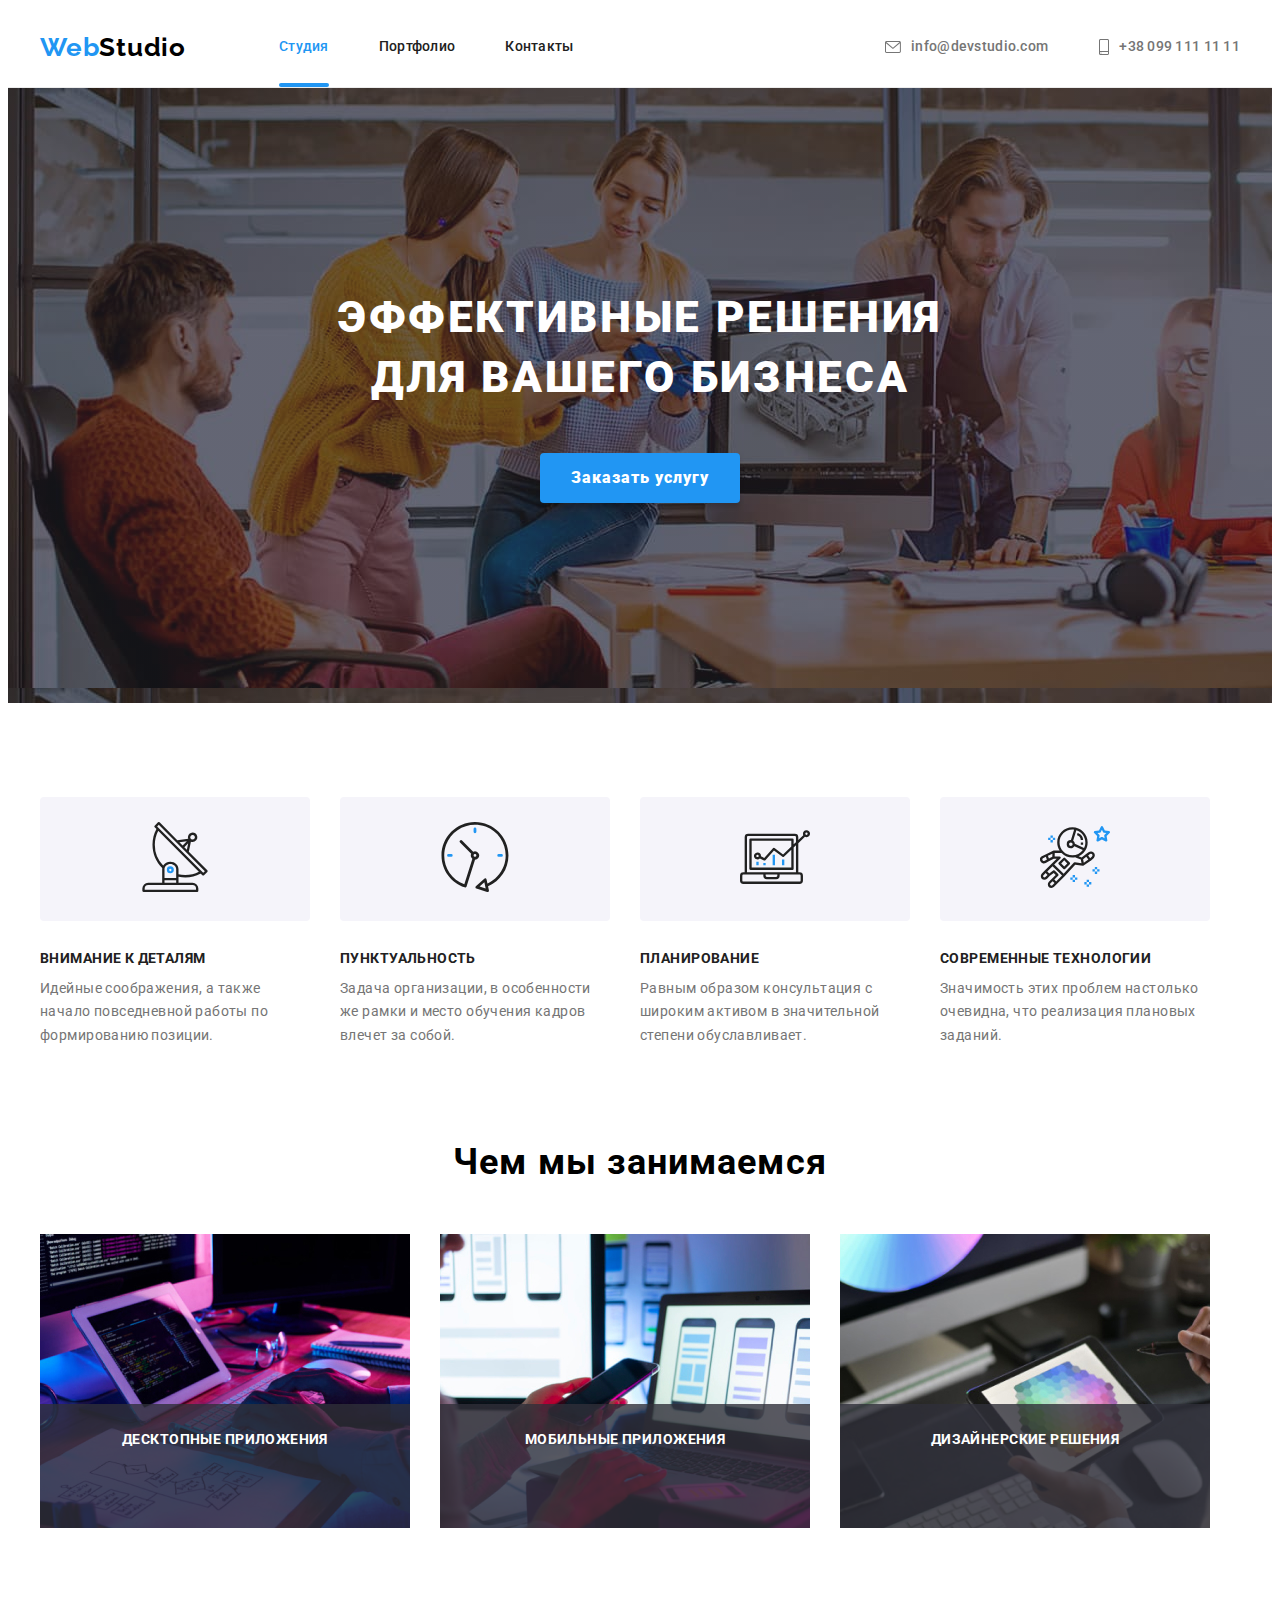
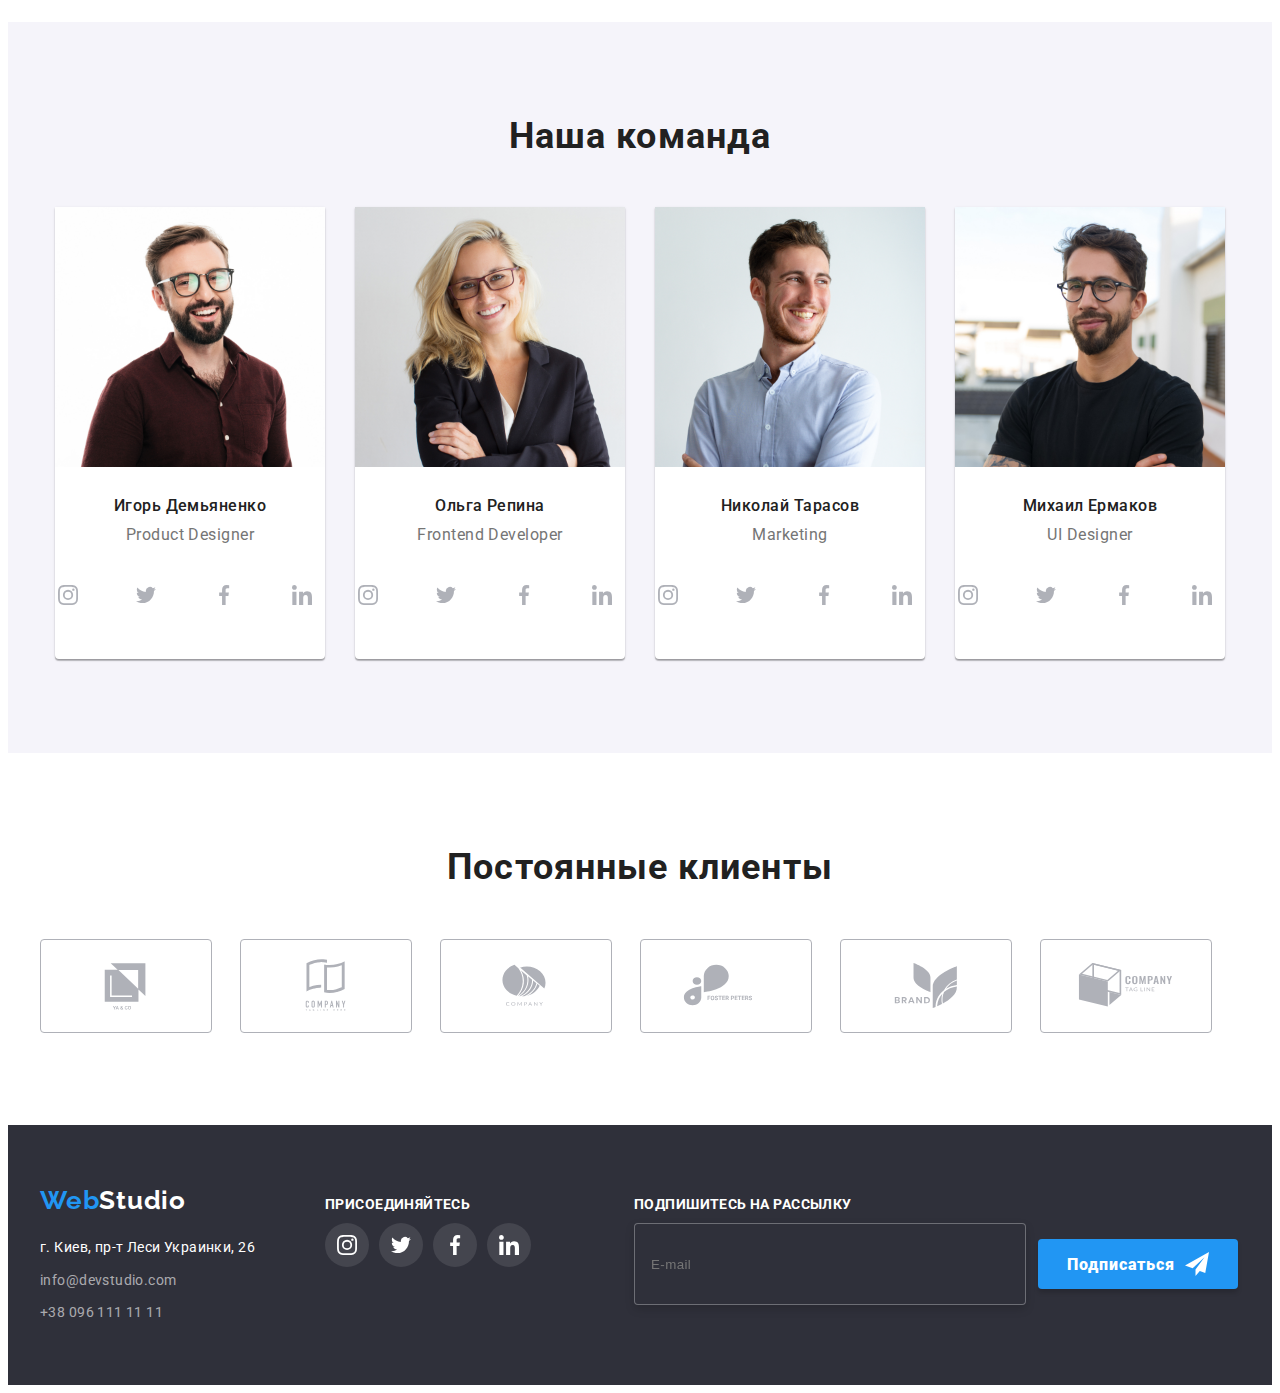
<file: index.html>
<!DOCTYPE html>
<html lang="ru">
<head>
    <meta charset="UTF-8">
    <meta http-equiv="X-UA-Compatible" content="IE=edge">
    <meta name="viewport" content="width=device-width, initial-scale=1.0">
    <title>Студия</title>
    <link rel="stylesheet" href="https://cdnjs.cloudflare.com/ajax/libs/modern-normalize/1.1.0/modern-normalize.min.css" integrity="sha512-wpPYUAdjBVSE4KJnH1VR1HeZfpl1ub8YT/NKx4PuQ5NmX2tKuGu6U/JRp5y+Y8XG2tV+wKQpNHVUX03MfMFn9Q==" crossorigin="anonymous" referrerpolicy="no-referrer" />
    <link rel="preconnect" href="https://fonts.googleapis.com">
<link rel="preconnect" href="https://fonts.gstatic.com" crossorigin>
<link href="https://fonts.googleapis.com/css2?family=Raleway:wght@700&family=Roboto:wght@400;500;700;900&display=swap" rel="stylesheet">
   <!-- <link rel="stylesheet" href="./css/styles.css" /> -->
   <link rel="stylesheet" href="./css/styles.css" /> 
    <link rel="main-css" href="./css/main.min.css"/>
    <meta name="viewport" content="width=device-width, initial-scale=1">
<link rel="stylesheet" href="https://cdnjs.cloudflare.com/ajax/libs/font-awesome/4.7.0/css/font-awesome.min.css">
</head>
<link rel="stylesheet" href="https://cdnjs.cloudflare.com/ajax/libs/modern-normalize/1.1.0/modern-normalize.min.css" integrity="sha512-wpPYUAdjBVSE4KJnH1VR1HeZfpl1ub8YT/NKx4PuQ5NmX2tKuGu6U/JRp5y+Y8XG2tV+wKQpNHVUX03MfMFn9Q==" crossorigin="anonymous" referrerpolicy="no-referrer" />
<body class="body">
    <header class="page-header">
        <div class="container user">
        <a href="/" class="logo-link">
            <span class="logo-link-one">Web</span>Studio
        </a>
        <nav class="navigation">
            <ul class="site-nav">
                <li class="site-nav-li"><a class="link current" href="">Студия</a></li>
                <li class="site-nav-li"><a class="link" href="portfolio.html">Портфолио</a></li>
                <li class="site-nav-li"><a class="link" href="">Контакты</a></li>
                </ul> </nav>

           <ul class="connect list">
            <a class="header-contacts item" href="mailto:info@devstudio.com"><svg class="envelope-icon">         
            <use href="./images/sprite.svg#icon-envelope"></use></svg>info@devstudio.com</a>
           <a class="header-contacts item phone" href="tel:+380991111111"> <svg class="smartphone-icon"><use href="./images/sprite.svg#icon-smartphone"></use></svg>+38 099 111 11 11</a>
           </ul>
       </div>
</header>
<main>
        <section class="solutions">
        <div class="container">
        <h1 class="title-h1">Эффективные решения <br>для вашего бизнеса</h1>
        <button  class="order-button" type="button" data-modal-open>Заказать услугу</button></div>
        </section>
    
<!-- MODAL WINDOW -->
<div class="backdrop is-hidden" data-modal>
    <div class="modal"> 
        <button class="modal-button" data-modal-close>
            <svg class="icon-close">
                <use href="./images/sprite.svg#icon-close"></use>
            </svg>
        </button>
        <p class="modal-text">Оставьте свои данные, мы вам перезвоним</p>
        <form class="js-modal-form">
        <div class="form-field">
            <label class="modal-label" for="name">Имя</label>
            <input class="modal-input" type="text" name="name" id="name"/>
            <svg class="modal-icons">
                <use  href="./images/sprite.svg#icon-person"></use>
            </svg> 

        </div>
        <div class="form-field">
            <label  class="modal-label" for="tel">Телефон</label>
            <input class="modal-input" type="tel" name="tel" id="tel"/>
            <svg class="modal-icons">
                <use  href="./images/sprite.svg#icon-phone"></use>
            </svg> 
        </div>
        <div class="form-field">
            <label  class="modal-label" for="email">Почта</label>
            <input class="modal-input" type="email" name="email" id="email"/>
            <svg class="modal-icons">
                <use  href="./images/sprite.svg#icon-email"></use>
            </svg> 
        </div>
        <div class="form-field">
            <label  class="modal-label" for="">Комментарий</label>
            <textarea class="modal-textarea" name="comment" id="name" placeholder="Введите текст"></textarea>
        
        </div>
        <label class="check-form">
            <input  class="checkbox" type="checkbox" name="" value=""/>
            <span class="checkbox-icon"></span>
            Соглашаюсь с рассылкой и принимаю 
                <a  class="agreement-link" href="/">Условия договора</a>
            </label>  
<div class="button-form">
<button type="submit" class="btn-send">Отправить</button></div>

        </form>
    </div>
</div>
        <section class="advantages"> 
        <div class="container advantage">
        <h2 class="title-hidden">Наши преимущества</h2>
    
       
        <ul class="advantages-list list">
            <li class="advantage-item">
                <div class="icon-container">
                    <svg class="advantage-icons">
                        <use href="./images/sprite.svg#icon-antenna"></use>
                    </svg>
                </div>
                <h3 class="title-advantages">Внимание к деталям</h3>
                <p class="context-advantages">Идейные соображения, а также начало повседневной работы по формированию позиции.</p>
            </li>
            <li class="advantage-item">
                <div class="icon-container">
                    <svg class="advantage-icons">
                        <use href="./images/sprite.svg#icon-clock"></use>
                    </svg>
                </div>
                <h3 class="title-advantages">Пунктуальность</h3>
                <p class="context-advantages">Задача организации, в особенности же рамки и место обучения кадров влечет за собой.</p>
            </li>
            <li class="advantage-item">
                <div class="icon-container">
                    <svg class="advantage-icons">
                        <use href="./images/sprite.svg#icon-diagram"></use>
                    </svg>
                </div>
                <h3 class="title-advantages">Планирование</h3>
                <p class="context-advantages">Равным образом консультация с широким активом в значительной степени обуславливает.</p>
            </li>
            <li class="advantage-item">
                 
        <div class="icon-container">
            <svg class="advantage-icons">
                <use href="./images/sprite.svg#icon-astronaut"></use>
            </svg>
        </div>
        <h3 class="title-advantages">Современные технологии</h3>
                <p class="context-advantages">Значимость этих проблем настолько очевидна, что реализация плановых заданий.</p>
            </li>
        </ul></div>
    </section>
    <section class="section-tasks">
        <div class="container task>">
        <h2 class="tasks main">Чем мы занимаемся</h2>
        <ul class="tasks-list list">
            <li class="task-item">
                <div class="task-block">
                    <img src="images/img1.jpg" alt="руки на клавиатуре" width="370" height="294">
            <div class="text-img">
                <p class="task-description">Десктопные приложения</p>

            </div>
        </li>
            <li class="task-item">
                <div class="task-block">
                    <img src="images/img3.jpg" alt="одна рукадевушки на тачпаде,другая с телефоном" width="370" height="294">
                <div class="text-img">
                    <p class="task-description">Мобильные приложения</p>
                
                </div>
            </li>
            <li class="task-item">
                <div class="task-block">
                    <img src="images/img2.jpg" alt="планшет и цветовая палитра" width="370" height="294">
                <div class="text-img">
                    <p class="task-description">Дизайнерские решения</p>

                </div> 
            </li>
        </ul></div>
    </section>
    <section class="section-tree">
        <div class="container tree">
        <h2 class="heroes main">Наша команда</h2>
        <ul class="photo-list list">
            <li class="team-box">
                <img src="images/img4.jpg" alt="Игорь Демьяненко" width="270">
                <div class="studio-container">
                <h3 class="team-title">Игорь Демьяненко</h3>
                <p class="post-title">Product Designer</p>
                <ul class="social-icons">
                    
                    <li class="icons-list"><a href="/" class="s-icon-link">
                        <svg class="s-icon">
                            <use href="./images/sprite.svg#icon-instagram"></use>
                        </svg></a>
                    </li>
                   <li> <a href="/" class="s-icon-link">
                        <svg class="s-icon">
                            <use href="./images/sprite.svg#icon-twitter"></use>
                        </svg></a>
                    </li>
                    <li> <a href="/" class="s-icon-link">
                        <svg class="s-icon">
                            <use href="./images/sprite.svg#icon-facebook-1"></use>
                        </svg></a>
                    </li>
                    <li> <a href="/" class="s-icon-link">
                        <svg class="s-icon">
                            <use href="./images/sprite.svg#icon-linkedin-1"></use>
                        </svg></a>
                    </li>
                </ul></div>
            </li>

            <li class="team-box">
                <img src="images/img5.jpg" alt="Ольга Репина" width="270">
                <div class="studio-container">
                    <h3 class="team-title">Ольга Репина</h3>
                <p class="post-title">Frontend Developer</p>
                <ul class="social-icons">
                    
                    <li class="icons-list"><a href="/" class="s-icon-link">
                        <svg class="s-icon">
                            <use href="./images/sprite.svg#icon-instagram"></use>
                        </svg></a>
                    </li>
                   <li> <a href="/" class="s-icon-link">
                        <svg class="s-icon">
                            <use href="./images/sprite.svg#icon-twitter"></use>
                        </svg></a>
                    </li>
                    <li> <a href="/" class="s-icon-link">
                        <svg class="s-icon">
                            <use href="./images/sprite.svg#icon-facebook-1"></use>
                        </svg></a>
                    </li>
                    <li> <a href="/" class="s-icon-link">
                        <svg class="s-icon">
                            <use href="./images/sprite.svg#icon-linkedin-1"></use>
                        </svg></a>
                    </li>
                </ul></div>
            </li>
            <li class="team-box">
                <img src="images/img6.jpg" alt="Николай Тарасов" width="270">
                <div class="studio-container">
                    <h3 class="team-title">Николай Тарасов</h3>
                <p class="post-title">Marketing</p>
                <ul class="social-icons">
                    
                    <li class="icons-list"><a href="/" class="s-icon-link">
                        <svg class="s-icon">
                            <use href="./images/sprite.svg#icon-instagram"></use>
                        </svg></a>
                    </li>
                   <li> <a href="/" class="s-icon-link">
                        <svg class="s-icon">
                            <use href="./images/sprite.svg#icon-twitter"></use>
                        </svg></a>
                    </li>
                    <li> <a href="/" class="s-icon-link">
                        <svg class="s-icon">
                            <use href="./images/sprite.svg#icon-facebook-1"></use>
                        </svg></a>
                    </li>
                    <li> <a href="/" class="s-icon-link">
                        <svg class="s-icon">
                            <use href="./images/sprite.svg#icon-linkedin-1"></use>
                        </svg></a>
                    </li>
                </ul></div>
            </li>
            <li class="team-box">
                <img src="images/img7.jpg" alt="Михаил Ермаков" width="270">
                <div class="studio-container">
                    <h3 class="team-title">Михаил Ермаков</h3>
                <p class="post-title" >UI Designer</p>
                <ul class="social-icons">
                    
                    <li class="icons-list"><a href="/" class="s-icon-link">
                        <svg class="s-icon">
                            <use href="./images/sprite.svg#icon-instagram"></use>
                        </svg></a>
                    </li>
                   <li> <a href="/" class="s-icon-link">
                        <svg class="s-icon">
                            <use href="./images/sprite.svg#icon-twitter"></use>
                        </svg></a>
                    </li>
                    <li> <a href="/" class="s-icon-link">
                        <svg class="s-icon">
                            <use href="./images/sprite.svg#icon-facebook-1"></use>
                        </svg></a>
                    </li>
                    <li> <a href="/" class="s-icon-link">
                        <svg class="s-icon">
                            <use href="./images/sprite.svg#icon-linkedin-1"></use>
                        </svg></a>
                    </li>
                </ul></div>
            </li>
        </ul></div>
    </section>
    <section class="clients">
        <div class="client-container container">
            <h2 class="client-title">Постоянные клиенты</h2>
                <ul class="clients-box list">
                    <li class="logo-box"><a href="/" class="link-client link">
                        <svg class="client">
                            <use href="./images/sprite.svg#icon-logo-1"></use>
                        </svg></a>
                    </li>
                    <li class="logo-box"><a href="/" class="link-client link">
                        <svg class="client">
                            <use href="./images/sprite.svg#icon-logo-2"></use>
                        </svg></a>
                    </li>
                    <li class="logo-box"><a href="/" class="link-client link">
                        <svg class="client">
                            <use href="./images/sprite.svg#icon-logo-3"></use>
                        </svg></a>
                    </li>
                    <li class="logo-box"><a href="/" class="link-client link">
                        <svg class="client">
                            <use href="./images/sprite.svg#icon-logo-4"></use>
                        </svg></a>
                    </li>
                    <li class="logo-box"><a href="/" class="link-client link">
                        <svg class="client">
                            <use href="./images/sprite.svg#icon-logo-5"></use>
                        </svg></a>
                    </li>
                    <li class="logo-box"><a href="/" class="link-client link">
                        <svg class="client">
                            <use href="./images/sprite.svg#icon-logo-6"></use>
                        </svg></a>
                    </li>

                </div>
            </h2>
        </div>
    </section>
</main>
<footer class="page-footer">
    <div class="container foot">
        <ul class="footer-list">
    <li class="first-part"> <a href="/" class="logo-footer">
        <span class="logo-link-three">Web</span class="logo-link-four">Studio
    </a>
    <address class="adress-footer">
        <p class="lesya">г. Киев, пр-т Леси Украинки, 26</p>
        <div class="column">
        <a class="contacts-footer" href="mailto:info@devstudio.com">
            info@devstudio.com
        </a>
        <a class="contacts-footer" href="tel:+380961111111">
            +38 096 111 11 11
        </a></li>
    <li class="social-footer">
        <h3 class="join">Присоединяйтесь</h3>
        <ul class="join-list list">
            <li class="net-list list"><a href="/" class="net-link link">
                <svg class="icon-footer">
                    <use href="./images/sprite.svg#icon-instagram"></use>
                </svg>
            </a></li>
            <li class="net-list"><a href="/" class="net-link link">
                <svg class="icon-footer">
                    <use href="./images/sprite.svg#icon-twitter"></use>
                </svg>
            </a></li>
            <li class="net-list"><a href="/" class="net-link link">
                <svg class="icon-footer">
                    <use href="./images/sprite.svg#icon-facebook-1"></use>
                </svg>
            </a></li>
            <li class="net-list"><a href="/" class="net-link link">
                <svg class="icon-footer">
                    <use href="./images/sprite.svg#icon-linkedin-1"></use>
                </svg>
            </a></li>
        </ul>
    </li>
    <li class="follow-footer">
        <h3 class="join">Подпишитесь на рассылку</h3>
    <div class="follow-form">
        <input class="footer-input" type="email" name="email" id="email" placeholder="E-mail"/>
        <button type="submit" class="follow-btn">Подписаться
            <svg class="send-icon">
                <use href="./images/sprite.svg#icon-send"></use>
            </svg>
        </button>
    </div>
    </li>
</ul>
    </div>
    </address>
 </div>
</footer>
<script src="./js/modal.js"></script>
</body>
</html>
</file>
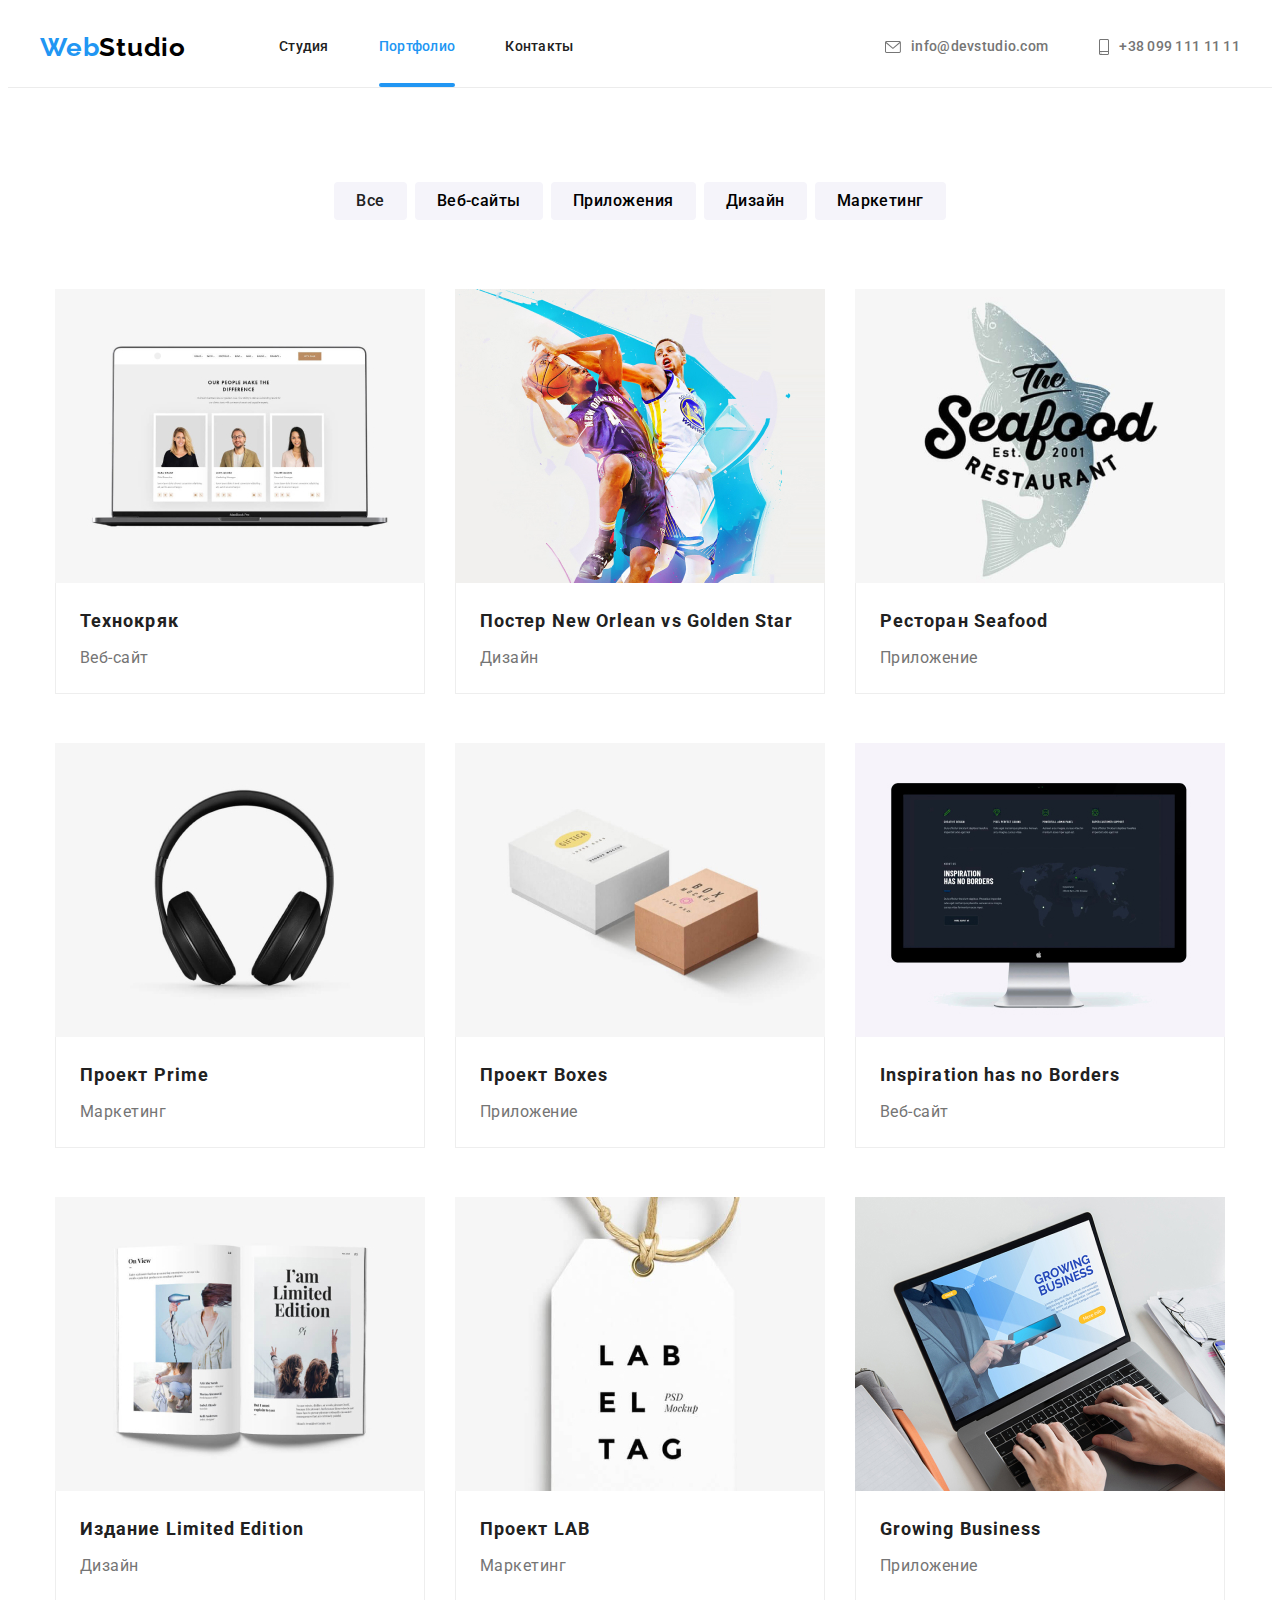
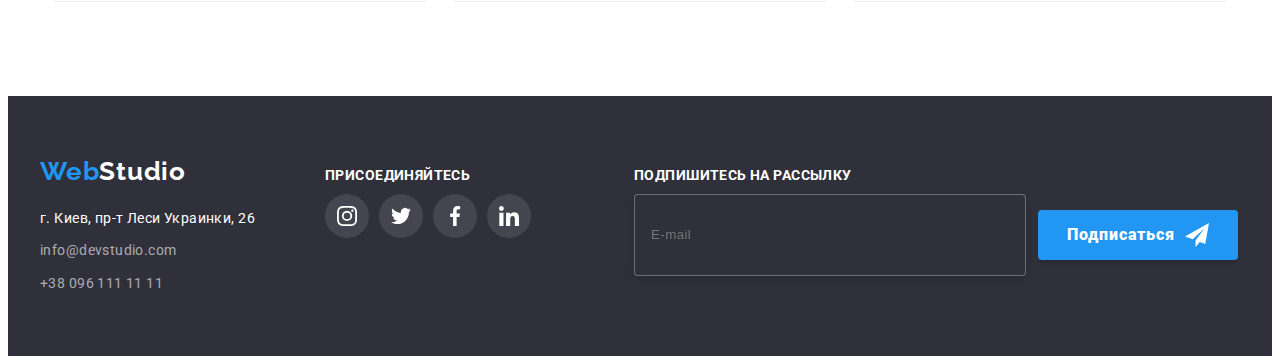
<file: portfolio.html>
<!DOCTYPE html>
<html lang="ru">
<head>
    <meta charset="UTF-8">
    <meta http-equiv="X-UA-Compatible" content="IE=edge">
    <meta name="viewport" content="width=device-width, initial-scale=1.0">
    <title>Document</title>
    <link rel="stylesheet" href="https://cdnjs.cloudflare.com/ajax/libs/modern-normalize/1.1.0/modern-normalize.min.css" integrity="sha512-wpPYUAdjBVSE4KJnH1VR1HeZfpl1ub8YT/NKx4PuQ5NmX2tKuGu6U/JRp5y+Y8XG2tV+wKQpNHVUX03MfMFn9Q==" crossorigin="anonymous" referrerpolicy="no-referrer" />
    <link rel="preconnect" href="https://fonts.googleapis.com">
<link rel="preconnect" href="https://fonts.gstatic.com" crossorigin>
<link href="https://fonts.googleapis.com/css2?family=Raleway:wght@700&family=Roboto:wght@400;500;700;900&display=swap" rel="stylesheet">
    <!-- <link rel="stylesheet" href="./css/styles.css" /> -->
    <link rel="stylesheet" href="./css/styles.css" /> 
    <link rel="main-css" href="./css/main.min.css"/>
    <meta name="viewport" content="width=device-width, initial-scale=1">
<link rel="stylesheet" href="https://cdnjs.cloudflare.com/ajax/libs/font-awesome/4.7.0/css/font-awesome.min.css">
</head>
<body class="body">
    <header class="page-header">
        <div class="container user">
        <a href="/" class="logo-link">
            <span class="logo-link-one">Web</span>Studio
        </a>
        <nav class="navigation">
            <ul class="site-nav">
                <li class="site-nav-li"><a class="link" href="index.html">Студия</a></li>
                <li class="site-nav-li"><a class="link current" href="">Портфолио</a></li>
                <li class="site-nav-li"><a class="link" href="">Контакты</a></li>
                </ul> </nav>
                <ul class="connect list">
                    <a class="header-contacts item" href="mailto:info@devstudio.com"><svg class="envelope-icon">         
                    <use href="./images/sprite.svg#icon-envelope"></use></svg>info@devstudio.com</a>
                   <a class="header-contacts item phone" href="tel:+380991111111"> <svg class="smartphone-icon"><use href="./images/sprite.svg#icon-smartphone"></use></svg>+38 099 111 11 11</a>
                </ul>
       </div>
</header>
<main>
    <section class="section-projects">
    <div class="container portfolio-container" >
    <h1 class="title-project">Проекты</h1>
    <ul class="buttons-list list">
        <li><button class="button-portfolio-small" type="button">Все</button></li>
        <li><button class="button-portfolio" type="button">Веб-сайты</button></li>
        <li><button class="button-portfolio" type="button">Приложения</button></li>
        <li><button class="button-portfolio" type="button">Дизайн</button></li>
        <li><button class="button-portfolio" type="button">Маркетинг</button></li>
    </ul>
    <ul class="project-list">
            <li class="project-item">
            <a href="#" class="project-link">
               <div class="img-cover">
                <img src="images/tehnokryak.jpg" alt="Cайт с портретами" width="370" height="294">
            <p class="over-text">
                Технокряк это современная площадка распространения коронавируса. Компании используют эту платформу для цифрового шпионажа и атак на защищённые сервера конкурентов.
            </p>
            </div>
                <div class="border-special">
                <h2 class="title">Технокряк</h2>
                <p class="paragraph-project">Веб-сайт</p></div>
            </a>
        </li>
        <li class="project-item">
            <a href="#" class="project-link">
                 <div class="img-cover"><img src="images/neworlean.jpg" alt="Два волейболиста" width="370" height="294">
                    <p class="over-text">
                        Технокряк это современная площадка распространения коронавируса. Компании используют эту платформу для цифрового шпионажа и атак на защищённые сервера конкурентов.
                    </p></div>
                <div class="border-special">
                <h2 class="title">Постер New Orlean vs Golden Star</h2>
                <p class="paragraph-project">Дизайн</p></div>
            </a>
        </li>
        <li class="project-item">
            <a href="#" class="project-link">
                 <div class="img-cover"><img src="images/restoran.jpg" alt="Рыба с логотипом" width="370" height="294"><p class="over-text">
                    Технокряк это современная площадка распространения коронавируса. Компании используют эту платформу для цифрового шпионажа и атак на защищённые сервера конкурентов.
                </p>
            </div>
                <div class="border-special">
                <h2 class="title">Ресторан Seafood</h2>
                <p class="paragraph-project">Приложение</p></div>
            </a>
        </li>
        <li class="project-item">
            <a href="#" class="project-link">
                 <div class="img-cover"><img src="images/proekt.jpg" alt="Черные наушники" width="370" height="294"><p class="over-text">
                    Технокряк это современная площадка распространения коронавируса. Компании используют эту платформу для цифрового шпионажа и атак на защищённые сервера конкурентов.
                </p>
            </div>
                <div class="border-special">
                <h2 class="title">Проект Prime</h2>
                <p class="paragraph-project">Маркетинг</p></div>
            </a>
        </li>
        <li class="project-item">
            <a href="#" class="project-link">
                 <div class="img-cover"><img src="images/boxes.jpg" alt="Две коробки" width="370" height="294"><p class="over-text">
                    Технокряк это современная площадка распространения коронавируса. Компании используют эту платформу для цифрового шпионажа и атак на защищённые сервера конкурентов.
                </p>
            </div>
                <div class="border-special">
                <h2 class="title">Проект Boxes</h2>
                <p class="paragraph-project">Приложение</p></div>
            </a>
        </li>
        <li class="project-item">
            <a href="#" class="project-link">
                 <div class="img-cover"><img src="images/inspiration.jpg" alt="Черный экран" width="370" height="294"><p class="over-text">
                    Технокряк это современная площадка распространения коронавируса. Компании используют эту платформу для цифрового шпионажа и атак на защищённые сервера конкурентов.
                </p>
            </div>
                <div class="border-special">
                <h2 class="title">Inspiration has no Borders</h2>
                <p class="paragraph-project">Веб-сайт</p></div>
            </a>
        </li>
        <li class="project-item"> 
            <a href="#" class="project-link">
                 <div class="img-cover"><img src="images/izdaniye.jpg" alt="Книга в развороте" width="370" height="294"><p class="over-text">
                    Технокряк это современная площадка распространения коронавируса. Компании используют эту платформу для цифрового шпионажа и атак на защищённые сервера конкурентов.
                </p>
            </div>
                <div class="border-special">
                <h2 class="title">Издание Limited Edition</h2>
                <p class="paragraph-project">Дизайн</p></div>
            </a>
        </li>
        <li class="project-item">
            <a href="#" class="project-link">
                 <div class="img-cover"><img src="images/lab.jpg" alt="Белая этикетка с надписью" width="370" height="294"><p class="over-text">
                    Технокряк это современная площадка распространения коронавируса. Компании используют эту платформу для цифрового шпионажа и атак на защищённые сервера конкурентов.
                </p>
            </div>
               <div class="border-special">
                <h2 class="title">Проект LAB</h2>
                <p class="paragraph-project">Маркетинг</p></div>
            </a>
        </li>
        <li class="project-item">
            <a href="#" class="project-link">
                 <div class="img-cover"><img src="images/growing.jpg" alt="Ноутбук с руками" width="370" height="294"><p class="over-text">
                    Технокряк это современная площадка распространения коронавируса. Компании используют эту платформу для цифрового шпионажа и атак на защищённые сервера конкурентов.
                </p>
            </div>
                <div class="border-special">
                <h2 class="title">Growing Business</h2>
                <p class="paragraph-project">Приложение</p></div>
            </a>
        </li>
    </ul>
</div>
</section>
</main>
<footer class="page-footer">
    <div class="container foot">
        <ul class="footer-list">
    <li class="first-part"> <a href="/" class="logo-footer">
        <span class="logo-link-three">Web</span class="logo-link-four">Studio
    </a>
    <address class="adress-footer">
        <p class="lesya">г. Киев, пр-т Леси Украинки, 26</p>
        <div class="column">
        <a class="contacts-footer" href="mailto:info@devstudio.com">
            info@devstudio.com
        </a>
        <a class="contacts-footer" href="tel:+380961111111">
            +38 096 111 11 11
        </a></li>
    <li class="social-footer">
        <h3 class="join">Присоединяйтесь</h3>
        <ul class="join-list">
            <li class="net-list"><a href="/" class="net-link">
                <svg class="icon-footer">
                    <use href="./images/sprite.svg#icon-instagram"></use>
                </svg>
            </a></li>
            <li class="net-list"><a href="/" class="net-link">
                <svg class="icon-footer">
                    <use href="./images/sprite.svg#icon-twitter"></use>
                </svg>
            </a></li>
            <li class="net-list"><a href="/" class="net-link">
                <svg class="icon-footer">
                    <use href="./images/sprite.svg#icon-facebook-1"></use>
                </svg>
            </a></li>
            <li class="net-list"><a href="/" class="net-link">
                <svg class="icon-footer">
                    <use href="./images/sprite.svg#icon-linkedin-1"></use>
                </svg>
            </a></li>
        </ul>
    </li>
    <li class="follow-footer">
        <h3 class="join">Подпишитесь на рассылку</h3>
    <div class="follow-form">
        <input class="footer-input" type="email" name="email" id="email" placeholder="E-mail"/>
        <button type="submit" class="follow-btn">Подписаться
            <svg class="send-icon">
                <use href="./images/sprite.svg#icon-send"></use>
            </svg>
        </button>
    </div>
    </li>
</ul>
    </div>
    </address>
 </div>
</footer>
<script src="./js/modal.js"></script>
</body>
</html>
</file>
<file: css/styles.css>
/* Палитра цветов 
цвет телефона и почты #757575 
цвет акцента  в навигации #2196F3 
цвет кнопки #2196F3
цвет акцент на кнопке #188CE8 
цвет заголовков #212121
основной цвет текста  #757575
текст в секции 1 #FFFFFF
основной цвет фона #FFFFFF
цвет подвала #2F303A
цвет секции #F5F4FA
цвет кнопок в Портфолио  #F5F4FA
*/
:root {
  --primary-accent-color: #2196F3;
  --main-text-color: #757575;
  --secondary-accent-color: #188CE8;
  --main-bcg-color: #FFFFFF;
  --secondary-bcg-color: #F5F4FA;
  --footer-color: #2F303A;
  --h-text-color:#212121;
  --timing-function:cubic-bezier(0.4, 0, 0.2, 1);
  }
   /* Глобальные характеристики */
  
  body {
  background-color:var(--main-bcg-color);
  font-family: Roboto;
  font-style: normal;
  font-weight: 400;
  /* шрифт большинства, текст,футер,адреса*/
  }
  a {
    text-decoration: none;
    transition-property: color;
    transition-duration: 250ms;
  }
  
  a .site-nav,
  a .contacts-footer {
    text-decoration: none;
  }
  .container {
  width: 1200px;
  padding-left: 15px;
  padding-right: 15px;
  margin:0 auto;
  }
  /* Общий CSS для Студии и Портфолио */
  /* Header */
  img {
    display:block;
    max-width: 100%;
    height:auto;
  }
  .page-header {
  background: var(--main-bcg-color);

  padding-bottom:24px;
  padding-top: 24px;
  /* flex-wrap: nowrap; */
  /* линия для портфолио в хэдере 
  border-bottom:slategrey;*/

  /* justify-content: space-between; */
  border-bottom: 1px solid #ECECEC;
  }
  /* Логотип */
  .logo-link {
    color:var(--primary-accent-color);
  }
  .logo-link-one, 
  .logo-link-two:hover {
    text-decoration: underline;
    color:var(--primary-accent-color);
    
  }
  .logo-link-one, 
  .logo-link-two:focus {
    text-decoration: var(--primary-accent-color);
  }
  /* Навигация меню */
  ul {
    margin:0;
    padding:0;
    list-style:none;
  }
  .navigation {
      display: flex;
      align-items: center;
      /* justify-content: space-between; */
      text-decoration:none;
      color:var(--h-text-color);
      /* justify-content: end; */
    }
   
    /* дополнительный класс для контейнера с польз.настройками */
   .user {
     display: flex;
     align-items: center;
   }
   .phone {
    margin-left: 48px;
   }
    .link {
      /* display: inline-block; */
      text-decoration:none;
      color: var(--h-text-color);
      padding: auto;
      }
  
     .site-nav.site-nav-li:not(last-child) {
     margin-right: 50px;
      }

    .current {
    display: inline-block;
    color:var(--primary-accent-color);
    position:relative;

    }

  .current::after {
    content:'';
    display: block;
    width: 100%;
    height:4px;
    border-radius: 2px;
    background-color: var(--primary-accent-color);
    position:absolute;
    bottom:0;
    left:0;
  transform: translateY(+32px);
}

    .link:hover,
    .link:focus {
      /* text-decoration: underline;  исправление дз*/
      color: var(--primary-accent-color);
    }
  
    .logo-link {
  display: block;
  margin-right: 93px;
  font-family:'Raleway', sans-serif;
  font-style: normal;
  font-weight: 700;
  font-size: 26px;
  text-decoration:none;
  line-height: 1.19;
  letter-spacing: 0.03em;
  /* line-height 31/26=1.19 */
  color:black;
   }
  
  .page-header .logo-link-one {
   color:var(--primary-accent-color);
   /* text-decoration:none; */
   }
  
  .site-nav {
  color:black;
  font-weight: 500;
  font-size: 14px;
  line-height: 1.14;
  /* 16/14=1.14 */
  letter-spacing: 0.02em;
  text-decoration: none;
  list-style-type: none;
  /* flex-wrap: nowrap; */
  display: flex;
  /* justify-content: space-between; */

   }

  .site-nav-li+.site-nav-li {
    margin-left: 50px;
  }

  .site-nav:hover {
    color:var(--primary-accent-color);
  }
  
  .site-nav:focus {
    color:var(--primary-accent-color);
  }
  
 .connect {
    display: flex;
    margin-left: auto;
    align-items: center;
  }

  .phone { 
    margin-left: 51px;
  }


  .header-contacts {
  display: flex;
  font-weight: 500;
  font-size: 14px;
  line-height: 1.14;
  letter-spacing: 0.02em;
  color: var(--main-text-color);
  transition-property: color;
  transition-duration: 250ms;
  }

  .header-contacts:hover,
  .header-contacts:focus { 
    color: var(--primary-accent-color);
  }

.envelope-icon {
  width: 16px;
  height: 16px;
  align-items: center;
  margin-right: 10px;
  vertical-align:center;
  fill: currentColor;
}

.smartphone-icon {
  width: 10px;
  height: 16px;
  align-items: center;
  margin-right: 10px;
  vertical-align:center;
  fill: currentColor;
}

  .header-list {
  text-decoration:none;   
  display: flex;
  }


  .solutions {
  background: #2F303A;
 
  background-image:  linear-gradient(rgba(47, 48, 58, 0.4), rgba(47, 48, 58, 0.4)),
  url(../images/studio-bg.jpg);
    text-align: center;

  padding: 200px 0px;
    }
  .flex-projects {
display: flex;
width: 1200px;
padding-left: 15px; 
padding-right: 15px;
margin-left: auto;
margin-right: auto;
  }
  h1,h2,h3,p {
    margin:0;
  }
  .title-h1 {
  margin-bottom:45px;
  font-weight: 900;
  font-size: 44px;
  line-height: 1.36;
  /* 60/44=1,36 */
  letter-spacing: 0.06em;
  color:var(--main-bcg-color);
  text-transform: uppercase;
  text-align: center;
  }
  
  .order-button {
    /*параментры поля кнопки */
  background:var(--primary-accent-color);
  box-shadow: 0px 4px 4px rgba(0, 0, 0, 0.15);
  width: 200px;
  height: 50px;
  left: 700px;
  top: 430px;
  align-items: center;
  border-radius:4px;
  border-width:0 ;
  /* параментрытекста кнопки */
  font-family:inherit;
  font-weight: 900;
  font-size: 16px;
  align-items: center;
  text-align: center;
  letter-spacing: 0.06em;
  color:var(--main-bcg-color);
  top: 440px;
  transition-property: background-color;
  transition-duration: 250ms;
  cursor: pointer;
  }
  .order-button:hover {
  text-decoration: underline var(--primary-accent-color);
  color:var(--main-bcg-color);
  background-color:var(--secondary-accent-color);
  }
  
  .order-button:focus {
    text-decoration: underline var(--primary-accent-color);
    color:var(--main-bcg-color);
    background-color:var(--secondary-accent-color)
    }




.backdrop {
  z-index:2;
  position:fixed;
  width: 100%;
  height: 100%;
  left: 0px;
  top: 0px;
background: rgba(0, 0, 0, 0.2);
}
.backdrop.is-hidden {
  opacity:0;
  pointer-events:none;
}
.modal {
position:absolute;
top:50%;
left:50%;
transform:translate(-50%, -50%);

width: 528px;
height: 581px;
background: #FFFFFF;
padding: 40px;

}
.icon-close {
  width: 18px;
  height: 18px;
  fill: #000000;
  transition: fill 250ms var(--timing-function);
}
.modal-button {
  display:flex;
  align-items: center;
  width: 30px;
height: 30px;
background: #FFFFFF;
border: 1px solid rgba(0, 0, 0, 0.1);
border-radius:50%;
position:absolute;
top:8px;
right:8px;
cursor: pointer;
transition-property: fill;
  transition: transform 1250ms var(--timing-function);
}
.modal-button:hover .icon-close {
  fill: var(--primary-accent-color);
}
.modal-text {

font-weight: 700;
font-size: 20px;
line-height: 23px;
text-align: center;
letter-spacing: 0.03em;

color: #212121;
margin-bottom: 12px;
}
.modal-icons {
  fill:#212121;
  width: 18px;
height: 18px;
position:absolute;
top: 11px;
left:12px;
justify-items: center;
transform: translateY(19px);
transition-property:fill;
transition-duration: 250ms;
}
.modal-label {
  color: #757575;
  font-weight: normal;
font-size: 12px;
line-height: 1.16;
letter-spacing: 0.01em;
margin-bottom: 4px;
transition-property:color;
transition:  250ms var(--timing-function);
}
.modal-input {
border: 1px solid rgba(33, 33, 33, 0.2);
box-sizing: border-box;
border-radius: 4px;
height: 40px;
width: 448px;
}
.modal-input:hover, 
.modal-input:focus {
 color: var(--primary-accent-color);
 cursor: pointer;
}
.modal-input:hover> .modal-label {
  color: var(--primary-accent-color);
}
.modal-label:hover,
.modal-label:focus> .modal-icons{
  color: var(--primary-accent-color);
  fill: var(--primary-accent-color);
  cursor: pointer;
}
.check-form {
font-weight:400;
font-size: 14px;
line-height: 1.16px;
letter-spacing: 0.03em;
color: #757575;
cursor: pointer;
transition-property:color;
transition: 250ms var(--timing-function);
display: flex;
align-items: center;
}
.check-form:hover,
.check-form:focus {
color: var(--primary-accent-color);
}
.checkbox-icon {
  display:inline-block;
  align-items: center;
 
  width:16px;
  height:15px;
  background-color: #FFFFFF;
  border:black 2px solid;
  border-radius: 4px;
  margin-right: 7px;
  margin-left: 13px;

}
.agreement-link {
  margin-left:2px;
}
.checkbox {
  appearance: none;
  display: flex;
  align-items: center;
  justify-content: center;
  text-align: center 
}
.checkbox:checked+ .checkbox-icon {
background-color: var(--primary-accent-color);
background-image: url('../images/full-check.svg');
background-size: contain;
transition-property:color;
transition: 250ms var(--timing-function);
border: none;
}
.button-form {
  margin-top: 30px;
  display:flex;
  align-items: center;
  justify-content: center;
}
.check-form a{
  color: var(--primary-accent-color);
  text-decoration: underline;
}
.form-field {
  display: flex;
  flex-direction: column;
  margin-bottom: 10px;
  position:relative;
}
.form-field input {
  width: 100%;
  padding: 11px 12px;
  padding-left: 42px;

}
.form-field:focus-within >.modal-icons{
  fill: var(--primary-accent-color);
}
.form-field:hover .modal-icons {
  fill: var(--primary-accent-color);

}
.form-field:hover >.modal-input{
 color: #2196F3;
}
.form-field input::placeholder {
  font-size: 14px;
line-height: 1.16;
letter-spacing: 0.01em;

color: rgba(117, 117, 117, 0.5);
}
textarea {
width: 448px;
height: 120px;
font-weight: normal;
font-size: 14px;
line-height: 1.14;
letter-spacing: 0.01em;

color: rgba(117, 117, 117, 0.5);
border: 1px solid rgba(33, 33, 33, 0.2);
box-sizing: border-box;
border-radius: 4px;

padding:12px 16px;
margin-bottom: 10px;
resize: none;
}
.btn-send {
    /*параментры поля кнопки */
  background:var(--primary-accent-color);
  box-shadow: 0px 4px 4px rgba(0, 0, 0, 0.15);
  width: 200px;
  height: 50px;
  left: 700px;
  top: 430px;
  align-items: center;
  border-radius:4px;
  border-width:0 ;
  /* параментрытекста кнопки */
  font-family:inherit;
  font-weight: 900;
  font-size: 16px;
  align-items: center;
  text-align: center;
  letter-spacing: 0.06em;
  color:var(--main-bcg-color);
  top: 440px;
  transition-property: background-color;
  transition:  250ms var(--timing-function);
  transition-property:color;
transition: 250ms var(--timing-function);
  justify-items: center;
  align-items: center;
  cursor: pointer;
  }
  
  .btn-send:hover {
  text-decoration: underline var(--primary-accent-color);
  color:var(--main-bcg-color);
  background-color:var(--secondary-accent-color);
  }
  
  .btn-send:focus {
    text-decoration: underline var(--primary-accent-color);
    color:var(--main-bcg-color);
    background-color:var(--secondary-accent-color)
    }
  /* Убираю маркеры li */
  .list {
    list-style-type: none;
  }







  /* Секция преимущества, заголовок скрыт */
  .title-hidden {
    font-size: 0px;
  }

  .advantages {
    padding-top: 94px;
    padding-bottom: 94px;
  }

  .advantage {
    display:flex;

  }
  .icon-container {

    width: 270px;
    background-color: #F5F4FA;
    border-radius: 4px;
    margin-bottom: 30px;
    align-items: center;
    padding-top:25px;
    padding-bottom:25px;
    padding-left: 100px;
    padding-right: 100px;
  }
  .advantage-icons {  
    width:70px;
    height:70px;
    align-items: center;
    color:#212121;
    }

  .advantages-list {
  display:flex;
  }
  .advantage-item {
    display:flex;
    flex-wrap: wrap;
    width:270px;
  }
 .advantage-item:not(:last-child) {
  margin-right: 30px;
 }

  .title-advantages {
  margin-bottom: 10px;
   font-weight: 700;
  font-size: 14px;
  line-height: 1.14;
  letter-spacing: 0.03em;
  text-transform: uppercase;
  color:var(--h-text-color);
  }
  .context-advantages {
      font-weight: 400;
      font-size: 14px;
      line-height: 1.7; 
      letter-spacing: 0.03em;
      color:var(--main-text-color)
  }
  /* Задачи */
  .tasks {
  font-weight: 700;
  font-size: 36px;
  line-height: 1.16;
  /* 42/36=1.16; */
  text-align:center;
  letter-spacing: 0.03em;
  margin-bottom: 50px;
  }
  .section-tasks {
    background:var(--main-bcg-color);
    padding-bottom:94px;
  }
  
  .section-three {
  background: var(--secondary-bcg-color);
  }
  .task{
    display:flex;
  }
  .task-block {
    position: relative;

  
  }
  .text-img {
  position: absolute;
  bottom:0;
  left:0;

 padding-top: 27px;
 padding-bottom: 27px;
  width: 370px;
  height: 70px;
  background: rgba(47, 48, 58, 0.8);
  }
  .task-description {
    text-align: center;
  font-weight: 700;
font-size: 14px;
line-height: 16px;
text-align: center;
letter-spacing: 0.03em;
text-transform: uppercase;
color: #FFFFFF;
  }
  .task-item {
    width: 370px;
    margin-right: 30px;
  }
.task-item:last-child {
margin-right: 0px;
}
  .tasks-list {
    display: flex;
  }
 
    .tasks-list:not(:last-child) {
    margin-right: 30px;
  }

  /* Специалисты  */
  .section-tree{
    background:var(--secondary-bcg-color);
    text-align: center;
    padding-top:94px;
    padding-bottom: 94px;
  }
  
  .heroes {
  margin-bottom:50px;

  font-weight: 700;
  font-size: 36px;
  color:var(--h-text-color);
  line-height:1.16;
  /* 42/36=1.16; */
  text-align:center;
  justify-content:center;
  letter-spacing:0.03em;
  }
  
  .photo-list {
    display:flex;
    justify-content:center;
    align-items:flex-start;
  }
  .team-box {
  /* material shadow */
  box-shadow: 0px 1px 3px rgba(0, 0, 0, 0.12), 0px 1px 1px rgba(0, 0, 0, 0.14), 0px 2px 1px rgba(0, 0, 0, 0.2);
  border-radius: 0px 0px 4px 4px;
  text-align: center;
  letter-spacing: 0.03em;
  flex-wrap: wrap;
  width:270px;
  margin-right: 30px;
  background-color: #FFFFFF;
  }
  .team-box:last-child {
    margin-right:0px;
  }
.studio-container {
  padding-top: 30px;
  padding-bottom:30px;
}
  .team-title {
  font-weight: 500;
  font-size: 16px;
  line-height: 1.18;
  text-align: center;
  letter-spacing: 0.03em;
  color:var(--h-text-color);
  margin-bottom:10px;
  }
  .post-title {
  font-weight:400;
  font-size: 16px;
  line-height: 1.18;
  text-align: center;
  letter-spacing: 0.03em;
  color:var(--main-text-color);
  margin-bottom:16px;

  }
  .social-icons {
    display:flex;
    align-items:center;
    justify-content: center;
  }
  .icons-list {
    display:inline-block;
    align-items:center;
    justify-content: center;
  }

  .s-icon-link {
  display: flex;
  width: 44px;
  height: 44px;
  border:none;
  color:#AFB1B8;
  justify-content: center;
  align-items:center;
  margin-right: 10px;
  padding: 12px;
  cursor: pointer;
  transition-property:background-color;
    transition-duration: 250ms;
  }
  .s-icon {
    width:20px;
    height:20px;
    fill:currentColor;
    transition-property:fill;
    transition-duration: 250ms;
  
  }
  .s-icon:hover,
  .s-icon:focus {
    fill:white;
  }
  .s-icon-link:hover,
  .s-icon-link:focus {
    width: 44px;
    height: 44px;
    background:#2196F3;
    color:white;
    border-radius: 50%;
    justify-content: center;
    align-items:center;
   cursor: pointer;
  }
  /* Футер */
  .foot {
    display:flex;
    
    padding-top:60px;
    padding-bottom:60px;
    align-items: baseline;
  }
  .first-part {
    display:inline-block;
  }
  .social-footer{
    display:inline-block;
    flex-wrap: nowrap;
    justify-content: center;
    align-items:baseline;
    margin-left: 70px;
  
  }
  .join-list{
    display:flex;
        
    
  }
  .net-list{
    display:inline-block;
    flex-wrap: nowrap;
    transition-property:color;
    transition-duration: 250ms;
   
  }
  .net-list:hover,
  .net-list:focus {
    cursor: pointer;
  
  }
  .net-link {
    display:flex;
    width: 44px;
    height:44px;
    border-radius: 50%;
    background: rgba(255, 255, 255, 0.1);
   justify-content: center;
  align-items:center;
  margin-right: 10px;
  cursor: pointer;
  transition-property:background-color;
    transition-duration: 250ms;
  }
  .net-link:hover,
  .net-link:focus {
    background: var(--primary-accent-color);
    cursor: pointer;
  }
.footer-list {
  display:flex;
  align-items:baseline;
}
  .icon-footer {
    width:20px;
    height:20px;
    fill:#FFFFFF;
    align-items:center;
    justify-content: center;
    
  }

  .icon-footer:hover,
  .icon-footer:focus {
    fill:#FFFFFF;}

  .join {
    font-weight:700;
font-size: 14px;
line-height: 1.3;
letter-spacing: 0.03em;
text-transform: uppercase;

color: #FFFFFF;
margin-bottom: 10px;
  }
  .page-footer {
  background: #2F303A;
  }
  .logo-footer{
  font-family: Raleway;
  font-style: normal;
  font-weight: 700;
  color:var(--main-bcg-color);
  font-size: 26px;
  line-height: 1.19;
  letter-spacing: 0.03em;
    }
  .logo-link-three {
  color: var(--primary-accent-color);
  }
  
  .logo-link-four {
  color:black;
  text-decoration: none;
  }
  .column {
  display:flex;
  flex-direction:column;
  }
  .lesya {
   padding-bottom:9px;
  }
  .adress-footer {
  color:var(--main-bcg-color);
  font-size: 14px;
  font-style:normal;
  line-height: 1.7;
  letter-spacing: 0.03em;
  text-decoration: none;
  flex:column;
  margin-top: 20px;
  }
  .contacts-footer {
  color: rgba(255, 255, 255, 0.6);
  font-size: 14px;
  font-style:normal;
  line-height: 1.7;
  letter-spacing: 0.03em;
  margin-bottom: 9px;
  }
  .contacts-footer:last-child {
    margin-bottom:0px;
  }
  .follow-footer {
    margin-left: 93px;
    
  }
  .follow-form {
    display: flex;
    flex-direction: row;
    justify-content: center;
    align-items: center;
  }
  .follow-btn {
 background:var(--primary-accent-color);
box-shadow: 0px 4px 4px rgba(0, 0, 0, 0.15);
width: 200px;
height: 50px;
left: 700px;
top: 430px;
align-items: center;
border-radius:4px;
border-width:0 ;
/* параментрытекста кнопки */
font-family:inherit;
font-weight: 900;
font-size: 16px;
align-items: center;
text-align: center;
letter-spacing: 0.06em;
color:var(--main-bcg-color);
top: 440px;
transition-property: background-color;
transition-duration: 250ms;
display: flex;
align-items: center;
justify-content: center;
  }

  .follow-btn:hover,
  .follow-btn:focus {
    text-decoration: underline var(--primary-accent-color);
    color:var(--main-bcg-color);
    background-color:var(--secondary-accent-color);
    cursor:pointer;
    }
  .footer-input {
    width: 358px;
    height: 50px;
    padding: 15px 16px;
    margin-right: 12px;
    border: 1px solid rgba(255, 255, 255, 0.3);
filter: drop-shadow(0px 4px 4px rgba(0, 0, 0, 0.15));
border-radius: 4px;
align-items: center;
letter-spacing: 0.03em;
background-color: #2F303A;
  }
  .footer-input:hover,
  .footer-input:focus {
    border: 1px solid var(--primary-accent-color);
    cursor: pointer;
  }
  .send-icon {
    fill: white;
    height: 24px;
    width:24px;
    margin-left: 10px;
  }

  /* Последняя секция */
  .client-container {
  
  text-align:center;
  justify-content:center;
  }
.clients{
  
  padding-top: 94px;
  padding-bottom:94px;

 
}
  .client-title {

  font-family: Roboto;
  font-weight:700;
  font-size: 36px;
  color:var(--h-text-color);
  line-height:1.16;
  /* 42/36=1.16; */
  text-align:center;
  justify-content:center;
  letter-spacing:0.03em;
  margin-bottom:50px;
  }

  .clients-box {
    display:flex;
  
  }
  .logo-box {
    width:170px;
    height: 92px;
/* 
display: inline-block;
flex-wrap: wrap;
/* width: 170px;
height: 92px;
border: 1px solid #AFB1B8;
border-radius: 4px;
justify-content:center;
align-items: center; */
/* padding: 16px 32px; */
/* color: #AFB1B8; */ 
  }

  .logo-box:not(:last-child) {
    margin-right: 30px;
  }
  
  .link-client {
    display:flex;
    color: #AFB1B8;
    width: 100%;
    height: 100%;
    border: 1px solid #AFB1B8;
    border-radius: 4px;
    justify-content:center;
    align-items: center;
  
  }

  .link-client:hover,
  .link-client:focus {
    border: 1px solid var(--primary-accent-color);
  
}
.logo-box:hover,
.logo-box:focus {
  color: var(--primary-accent-color);
}

.client {
  display:flex;
  width: 106px;
  height: 60px;
  fill:currentColor;

align-items: center;
}
   /* Портфолио, сразу поcле хєдера */
  
   .section-projects {
    padding-top:94px; 
    padding-bottom:94px; 
   }
.portfolio-container {
display:flex;
align-items: center;
justify-content: center;
flex-wrap: wrap;
   }
  
  .title-project {
    font-size: 0; 
  }
  .title {
    font-weight:700;
    font-size: 18px;
    line-height: 2;
    /* identical to box height, or 200% */
    letter-spacing: 0.06em;
    color:var(--h-text-color);
  
    margin-bottom:4px;
  

  }
  
  .paragraph-project {
    /*  текст из body */
  color: var(--main-text-color);
  font-size: 16px;
  line-height: 1.87;
  /* identical to box height, or 187% */
  letter-spacing: 0.03em;
  }


  /* Кнопки в ряд */
  .buttons-list{
    display: flex;
    justify-content: center;
    align-items: center;
   
    border-radius: 4px;
  text-align: center;
  letter-spacing: 0.03em;
  }
  
  .button-portfolio {
  background-color: var(--secondary-bcg-color);
  font-family:inherit;
  font-weight: 500;
  font-size: 16px;
  line-height: 1.62;
  letter-spacing: 0.03em;
  border-radius: 4px;
  margin-left: 8px;
  border-width: 0px;
  padding: 6px 22px;
  transition-property: background-color, color,box-shadow;
  transition-duration: 250ms;
  }
  .button-portfolio:not(:last-child) {
    margin-right: 8px;
  }
  .button-portfolio:hover,
  .button-portfolio:focus {
    background: var(--primary-accent-color);
  /* shadow-middle */
  box-shadow: 0px 3px 1px rgba(0, 0, 0, 0.1), 0px 1px 2px rgba(0, 0, 0, 0.08), 0px 2px 2px rgba(0, 0, 0, 0.12);
  border-radius: 4px;
  font-family:inherit;
  font-weight:inherit;
  font-size: 16px;
  line-height:1.62;
  text-align: center;
  letter-spacing: 0.03em;
  color:var(--secondary-bcg-color);
  }
  
  .button-portfolio-small {
  background-color: var(--secondary-bcg-color);
  color: var(--h-text-color);
  font-family:inherit;
  font-weight: 500;
  font-size: 16px;
  line-height:1.62;
  letter-spacing: 0.03em;
  border-radius: 4px;
  border-width: 0px;
  padding: 6px 22px;
  transition-property: background-color, color;
  transition-duration: 250ms;
   }

  /* .button-portfolio:last-child {
    margin-right: 0px;
  }  */
  .button-portfolio-small:hover,
  .button-portfolio-small:focus {
    background:var(--primary-accent-color);
  /* shadow-middle */
  box-shadow: 0px 3px 1px rgba(0, 0, 0, 0.1), 0px 1px 2px rgba(0, 0, 0, 0.08), 0px 2px 2px rgba(0, 0, 0, 0.12);
  border-radius: 4px;
  /* font-family: Roboto;
  font-style: normal; */
  font-weight: 500;
  font-size: 16px;
  line-height:1.62;
  text-align: center;
  letter-spacing: 0.03em;
  color: var(--main-bcg-color);
  }
  
  .buttons-list {
    display: flex;
    list-style:none;
    border-radius:4px;
  }
  
  .project-list {
    display: flex;
    justify-content: center;
    padding-top: 50px;
  
    
    /* Делаем Flex-контейнет многострочным */
    flex-wrap: wrap;
    list-style-type: none;
  }
.project-item {

width: 370px;
margin-left: 30px;
margin-bottom: 30px;
transition-property: background-color, color,box-shadow;
transition-duration: 250ms;
overflow: hidden;

  }
  .project-link {
    width: 370px;
margin-left: 30px;
margin-bottom: 30px;
transition-property: background-color, color,box-shadow;
transition-duration: 250ms;
overflow: hidden;
  }
.project-item:hover,
.project-item:focus {
  box-shadow: 0px 1px 1px rgba(0, 0, 0, 0.12), 0px 4px 4px rgba(0, 0, 0, 0.06), 1px 4px 6px rgba(0, 0, 0, 0.16);
}
  .project-item:nth-child(3n+1) {
    margin-left: 0px;
  }
  .project-item:nth-child(n+7) {
    margin-bottom: 0px;
  }
.img-cover {
  /* background: rgba(33, 150, 243, 0.9); */
  width: 370px;
  height: 294px;
  position:relative;
  overflow: hidden;
}

.over-text {
  position:absolute;
  top:0;
  left:0;
  width:100%;
  height:100%;
 font-weight: 400;
 font-size: 18px;
 line-height: 1.5;
 letter-spacing: 0.03em;
 padding:63px 24px;
 background: rgba(33, 150, 243, 0.9);
 color: #FFFFFF;
 overflow: hidden;
}

.over-text {
  position:absolute;
  content:'';
  display:inline-block;
  width: 370px;
  height: 294px;
  background: rgba(33, 150, 243, 0.9);
  transform:translateY(+100%);
  transition: transform 250ms var(--timing-function);
}


.project-item:hover .over-text {
  transform:translateY(0);
}
 .border-special {
  border-left:1px;
  border-right:1px;
  border-bottom:1px;
  border-top:0px;
  border-style:solid;
  border-color: #EEEEEE;
  padding-top:20px;
  padding-bottom:20px;
  padding-left: 24px;
 
 }
 .over-text {
   position:absolute;
   top:0;
   left:0;
   width:100%;
   height:100%;
  font-weight: 400;
  font-size: 18px;
  line-height: 1.5;
  letter-spacing: 0.03em;
  background: rgba(33, 150, 243, 0.9);
  color: #FFFFFF;
  overflow: hidden;
 }
</file>
<file: css/main.min.css>
:root{--primary-accent-color: #2196F3;--main-text-color: #757575;--secondary-accent-color: #188CE8;--main-bcg-color: #FFFFFF;--secondary-bcg-color: #F5F4FA;--footer-color: #2F303A;--h-text-color:#212121;--timing-function:cubic-bezier(0.4, 0, 0.2, 1)}/*! normalize.css v3.0.2 | MIT License | git.io/normalize */html{font-family:sans-serif;-ms-text-size-adjust:100%;-webkit-text-size-adjust:100%}body{margin:0}article,aside,details,figcaption,figure,footer,header,hgroup,main,menu,nav,section,summary{display:block}audio,canvas,progress,video{display:inline-block;vertical-align:baseline}audio:not([controls]){display:none;height:0}[hidden],template{display:none}a{background-color:rgba(0,0,0,0)}a:active,a:hover{outline:0}abbr[title]{border-bottom:1px dotted}b,strong{font-weight:bold}dfn{font-style:italic}h1{font-size:2em;margin:.67em 0}mark{background:#ff0;color:#000}small{font-size:80%}sub,sup{font-size:75%;line-height:0;position:relative;vertical-align:baseline}sup{top:-0.5em}sub{bottom:-0.25em}img{border:0}svg:not(:root){overflow:hidden}figure{margin:1em 40px}hr{-moz-box-sizing:content-box;box-sizing:content-box;height:0}pre{overflow:auto}code,kbd,pre,samp{font-family:monospace,monospace;font-size:1em}button,input,optgroup,select,textarea{color:inherit;font:inherit;margin:0}button{overflow:visible}button,select{text-transform:none}button,html input[type=button],input[type=reset],input[type=submit]{cursor:pointer}button[disabled],html input[disabled]{cursor:default}button::-moz-focus-inner,input::-moz-focus-inner{border:0;padding:0}input{line-height:normal}input[type=checkbox],input[type=radio]{box-sizing:border-box;padding:0}input[type=number]::-webkit-inner-spin-button,input[type=number]::-webkit-outer-spin-button{height:auto}input[type=search]{-moz-box-sizing:content-box;-webkit-box-sizing:content-box;box-sizing:content-box}input[type=search]::-webkit-search-cancel-button,input[type=search]::-webkit-search-decoration fieldset{border:1px solid silver;margin:0 2px;padding:.35em .625em .75em}legend{border:0;padding:0}textarea{overflow:auto}optgroup{font-weight:bold}table{border-collapse:collapse;border-spacing:0}td,th{padding:0}body{background-color:var(--main-bcg-color);font-family:Roboto;font-style:normal;font-weight:400}a .site-nav,a .contacts-footer{text-decoration:none}a{text-decoration:none;transition-property:color;transition-duration:250ms}.container{width:1200px;padding-left:15px;padding-right:15px;margin:0 auto}img{display:block;max-width:100%;height:auto}ul{margin:0;padding:0;list-style:none}.list{list-style-type:none}.page-header{background:var(--main-bcg-color);padding-bottom:24px;padding-top:24px;border-bottom:1px solid #ececec}.current{display:inline-block;color:var(--primary-accent-color);position:relative}.current::after{content:"";display:block;width:100%;height:4px;border-radius:2px;background-color:var(--primary-accent-color);position:absolute;bottom:0;left:0;transform:translateY(32px)}.header-list{text-decoration:none;display:flex}.logo-link{color:var(--primary-accent-color)}.logo-link-one,.logo-link-two:hover{text-decoration:underline;color:var(--primary-accent-color)}.logo-link-one,.logo-link-two:focus{text-decoration:var(--primary-accent-color)}.logo-link{display:block;margin-right:93px;font-family:"Raleway",sans-serif;font-style:normal;font-weight:700;font-size:26px;text-decoration:none;line-height:1.19;letter-spacing:.03em;color:#000}.page-header .logo-link-one{color:var(--primary-accent-color)}.navigation{display:flex;align-items:center;text-decoration:none;color:var(--h-text-color)}.site-nav{color:#000;font-weight:500;font-size:14px;line-height:1.14;letter-spacing:.02em;text-decoration:none;list-style-type:none;display:flex}.site-nav-li+.site-nav-li{margin-left:50px}.site-nav:hover{color:var(--primary-accent-color)}.site-nav:focus{color:var(--primary-accent-color)}.connect{display:flex;margin-left:auto;align-items:center}.phone{margin-left:51px}.header-contacts{display:flex;font-weight:500;font-size:14px;line-height:1.14;letter-spacing:.02em;color:var(--main-text-color);transition-property:color;transition-duration:250ms}.header-contacts:hover,.header-contacts:focus{color:var(--primary-accent-color)}.envelope-icon{width:16px;height:16px;align-items:center;margin-right:10px;vertical-align:center;fill:currentColor}.smartphone-icon{width:10px;height:16px;align-items:center;margin-right:10px;vertical-align:center;fill:currentColor}.solutions{background:#2f303a;background-image:linear-gradient(rgba(47, 48, 58, 0.4), rgba(47, 48, 58, 0.4)),url(../images/studio-bg.jpg);text-align:center;padding:200px 0px}.flex-projects{display:flex;width:1200px;padding-left:15px;padding-right:15px;margin-left:auto;margin-right:auto}h1,h2,h3,p{margin:0}.title-h1{margin-bottom:45px;font-weight:900;font-size:44px;line-height:1.36;letter-spacing:.06em;color:var(--main-bcg-color);text-transform:uppercase;text-align:center}.order-button{background:var(--primary-accent-color);box-shadow:0px 4px 4px rgba(0,0,0,.15);width:200px;height:50px;left:700px;top:430px;align-items:center;border-radius:4px;border-width:0;font-family:inherit;font-weight:900;font-size:16px;align-items:center;text-align:center;letter-spacing:.06em;color:var(--main-bcg-color);top:440px;transition-property:background-color;transition-duration:250ms;cursor:pointer}.order-button:hover{text-decoration:underline var(--primary-accent-color);color:var(--main-bcg-color);background-color:var(--secondary-accent-color)}.order-button:focus{text-decoration:underline var(--primary-accent-color);color:var(--main-bcg-color);background-color:var(--secondary-accent-color)}.backdrop{z-index:2;position:fixed;width:100%;height:100%;left:0px;top:0px;background:rgba(0,0,0,.2)}.backdrop.is-hidden{opacity:0;pointer-events:none}.modal{position:absolute;top:50%;left:50%;transform:translate(-50%, -50%);width:528px;height:581px;background:#fff;padding:40px}.icon-close{width:18px;height:18px;fill:#000;transition:fill 250ms var(--timing-function)}.modal-button{display:flex;align-items:center;width:30px;height:30px;background:#fff;border:1px solid rgba(0,0,0,.1);border-radius:50%;position:absolute;top:8px;right:8px;cursor:pointer;transition-property:fill;transition:transform 1250ms var(--timing-function)}.modal-button:hover .icon-close{fill:var(--primary-accent-color)}.modal-text{font-weight:700;font-size:20px;line-height:23px;text-align:center;letter-spacing:.03em;color:#212121;margin-bottom:12px}.modal-icons{fill:#212121;width:18px;height:18px;position:absolute;top:11px;left:12px;justify-items:center;transform:translateY(19px);transition-property:fill;transition-duration:250ms}.modal-label{color:#757575;font-weight:normal;font-size:12px;line-height:1.16;letter-spacing:.01em;margin-bottom:4px;transition-property:color;transition:250ms var(--timing-function)}.modal-input{border:1px solid rgba(33,33,33,.2);box-sizing:border-box;border-radius:4px;height:40px;width:448px}.modal-input:hover,.modal-input:focus{color:var(--primary-accent-color);cursor:pointer}.modal-input:hover>.modal-label{color:var(--primary-accent-color)}.modal-label:hover,.modal-label:focus>.modal-icons{color:var(--primary-accent-color);fill:var(--primary-accent-color);cursor:pointer}.check-form{font-weight:400;font-size:14px;line-height:1.16px;letter-spacing:.03em;color:#757575;cursor:pointer;transition-property:color;transition:250ms var(--timing-function);display:flex;align-items:center}.check-form:hover,.check-form:focus{color:var(--primary-accent-color)}.checkbox-icon{display:inline-block;align-items:center;width:16px;height:15px;background-color:#fff;border:#000 2px solid;border-radius:4px;margin-right:7px;margin-left:13px}.agreement-link{margin-left:2px}.checkbox{appearance:none;display:flex;align-items:center;justify-content:center;text-align:center}.checkbox:checked+.checkbox-icon{background-color:var(--primary-accent-color);background-image:url("../images/full-check.svg");background-size:contain;transition-property:color;transition:250ms var(--timing-function);border:none}.button-form{margin-top:30px;display:flex;align-items:center;justify-content:center}.check-form a{color:var(--primary-accent-color);text-decoration:underline}.form-field{display:flex;flex-direction:column;margin-bottom:10px;position:relative}.form-field input{width:100%;padding:11px 12px;padding-left:42px}.form-field:focus-within>.modal-icons{fill:var(--primary-accent-color)}.form-field:hover .modal-icons{fill:var(--primary-accent-color)}.form-field:hover>.modal-input{color:#2196f3}.form-field input::placeholder{font-size:14px;line-height:1.16;letter-spacing:.01em;color:rgba(117,117,117,.5)}textarea{width:448px;height:120px;font-weight:normal;font-size:14px;line-height:1.14;letter-spacing:.01em;color:rgba(117,117,117,.5);border:1px solid rgba(33,33,33,.2);box-sizing:border-box;border-radius:4px;padding:12px 16px;margin-bottom:10px;resize:none}.btn-send{background:var(--primary-accent-color);box-shadow:0px 4px 4px rgba(0,0,0,.15);width:200px;height:50px;left:700px;top:430px;align-items:center;border-radius:4px;border-width:0;font-family:inherit;font-weight:900;font-size:16px;align-items:center;text-align:center;letter-spacing:.06em;color:var(--main-bcg-color);top:440px;transition-property:background-color;transition:250ms var(--timing-function);transition-property:color;transition:250ms var(--timing-function);justify-items:center;align-items:center;cursor:pointer}.btn-send:hover{text-decoration:underline var(--primary-accent-color);color:var(--main-bcg-color);background-color:var(--secondary-accent-color)}.btn-send:focus{text-decoration:underline var(--primary-accent-color);color:var(--main-bcg-color);background-color:var(--secondary-accent-color)}.title-hidden{font-size:0px}.advantages{padding-top:94px;padding-bottom:94px}.advantage{display:flex}.icon-container{width:270px;background-color:#f5f4fa;border-radius:4px;margin-bottom:30px;align-items:center;padding-top:25px;padding-bottom:25px;padding-left:100px;padding-right:100px}.advantage-icons{width:70px;height:70px;align-items:center;color:#212121}.advantages-list{display:flex}.advantage-item{display:flex;flex-wrap:wrap;width:270px}.advantage-item:not(:last-child){margin-right:30px}.title-advantages{margin-bottom:10px;font-weight:700;font-size:14px;line-height:1.14;letter-spacing:.03em;text-transform:uppercase;color:var(--h-text-color)}.context-advantages{font-weight:400;font-size:14px;line-height:1.7;letter-spacing:.03em;color:var(--main-text-color)}.tasks{font-weight:700;font-size:36px;line-height:1.16;text-align:center;letter-spacing:.03em;margin-bottom:50px}.section-tasks{background:var(--main-bcg-color);padding-bottom:94px}.section-three{background:var(--secondary-bcg-color)}.task{display:flex}.task-block{position:relative}.text-img{position:absolute;bottom:0;left:0;padding-top:27px;padding-bottom:27px;width:370px;height:70px;background:rgba(47,48,58,.8)}.task-description{text-align:center;font-weight:700;font-size:14px;line-height:16px;text-align:center;letter-spacing:.03em;text-transform:uppercase;color:#fff}.task-item{width:370px;margin-right:30px}.task-item:last-child{margin-right:0px}.tasks-list{display:flex}.tasks-list:not(:last-child){margin-right:30px}.section-tree{background:var(--secondary-bcg-color);text-align:center;padding-top:94px;padding-bottom:94px}.heroes{margin-bottom:50px;font-weight:700;font-size:36px;color:var(--h-text-color);line-height:1.16;text-align:center;justify-content:center;letter-spacing:.03em}.photo-list{display:flex;justify-content:center;align-items:flex-start}.team-box{box-shadow:0px 1px 3px rgba(0,0,0,.12),0px 1px 1px rgba(0,0,0,.14),0px 2px 1px rgba(0,0,0,.2);border-radius:0px 0px 4px 4px;text-align:center;letter-spacing:.03em;flex-wrap:wrap;width:270px;margin-right:30px;background-color:#fff}.team-box:last-child{margin-right:0px}.studio-container{padding-top:30px;padding-bottom:30px}.team-title{font-weight:500;font-size:16px;line-height:1.18;text-align:center;letter-spacing:.03em;color:var(--h-text-color);margin-bottom:10px}.post-title{font-weight:400;font-size:16px;line-height:1.18;text-align:center;letter-spacing:.03em;color:var(--main-text-color);margin-bottom:16px}.social-icons{display:flex;align-items:center;justify-content:center}.icons-list{display:inline-block;align-items:center;justify-content:center}.s-icon-link{display:flex;width:44px;height:44px;border:none;color:#afb1b8;justify-content:center;align-items:center;margin-right:10px;padding:12px;cursor:pointer;transition-property:background-color;transition-duration:250ms}.s-icon{width:20px;height:20px;fill:currentColor;transition-property:fill;transition-duration:250ms}.s-icon:hover,.s-icon:focus{fill:#fff}.s-icon-link:hover,.s-icon-link:focus{width:44px;height:44px;background:#2196f3;color:#fff;border-radius:50%;justify-content:center;align-items:center;cursor:pointer}.social-footer{display:inline-block;flex-wrap:nowrap;justify-content:center;align-items:baseline;margin-left:70px}.join-list{display:flex}.join-list{display:flex}.net-list{display:inline-block;flex-wrap:nowrap;transition-property:color;transition-duration:250ms}.net-list:hover,.net-list:focus{cursor:pointer}.net-link{display:flex;width:44px;height:44px;border-radius:50%;background:rgba(255,255,255,.1);justify-content:center;align-items:center;margin-right:10px;cursor:pointer;transition-property:background-color;transition-duration:250ms}.net-link:hover,.net-link:focus{background:var(--primary-accent-color);cursor:pointer}.footer-list{display:flex;align-items:baseline}.icon-footer{width:20px;height:20px;fill:#fff;align-items:center;justify-content:center}.icon-footer:hover,.icon-footer:focus{fill:#fff}.join{font-weight:700;font-size:14px;line-height:1.3;letter-spacing:.03em;text-transform:uppercase;color:#fff;margin-bottom:10px}.foot{display:flex;padding-top:60px;padding-bottom:60px;align-items:baseline}.first-part{display:inline-block}.page-footer{background:#2f303a}.column{display:flex;flex-direction:column}.follow-footer{margin-left:93px}.follow-form{display:flex;flex-direction:row;justify-content:center;align-items:center}.follow-btn{background:var(--primary-accent-color);box-shadow:0px 4px 4px rgba(0,0,0,.15);width:200px;height:50px;left:700px;top:430px;align-items:center;border-radius:4px;border-width:0;font-family:inherit;font-weight:900;font-size:16px;align-items:center;text-align:center;letter-spacing:.06em;color:var(--main-bcg-color);top:440px;transition-property:background-color;transition-duration:250ms;display:flex;align-items:center;justify-content:center}.follow-btn:hover,.follow-btn:focus{text-decoration:underline var(--primary-accent-color);color:var(--main-bcg-color);background-color:var(--secondary-accent-color);cursor:pointer}.footer-input{width:358px;height:50px;padding:15px 16px;margin-right:12px;border:1px solid rgba(255,255,255,.3);filter:drop-shadow(0px 4px 4px rgba(0, 0, 0, 0.15));border-radius:4px;align-items:center;letter-spacing:.03em;background-color:#2f303a}.footer-input:hover,.footer-input:focus{border:1px solid var(--primary-accent-color);cursor:pointer}.send-icon{fill:#fff;height:24px;width:24px;margin-left:10px}.logo-footer{font-family:Raleway;font-style:normal;font-weight:700;color:var(--main-bcg-color);font-size:26px;line-height:1.19;letter-spacing:.03em}.logo-link-three{color:var(--primary-accent-color)}.logo-link-four{color:#000;text-decoration:none}.section-projects{padding-top:94px;padding-bottom:94px}.portfolio-container{display:flex;align-items:center;justify-content:center;flex-wrap:wrap}.title-project{font-size:0}.title{font-weight:700;font-size:18px;line-height:2;letter-spacing:.06em;color:var(--h-text-color);margin-bottom:4px}.paragraph-project{color:var(--main-text-color);font-size:16px;line-height:1.87;letter-spacing:.03em}.buttons-list{display:flex;justify-content:center;align-items:center;border-radius:4px;text-align:center;letter-spacing:.03em}.button-portfolio{background-color:var(--secondary-bcg-color);font-family:inherit;font-weight:500;font-size:16px;line-height:1.62;letter-spacing:.03em;border-radius:4px;margin-left:8px;border-width:0px;padding:6px 22px;transition-property:background-color,color,box-shadow;transition-duration:250ms}.button-portfolio:not(:last-child){margin-right:8px}.button-portfolio:hover,.button-portfolio:focus{background:var(--primary-accent-color);box-shadow:0px 3px 1px rgba(0,0,0,.1),0px 1px 2px rgba(0,0,0,.08),0px 2px 2px rgba(0,0,0,.12);border-radius:4px;font-family:inherit;font-weight:inherit;font-size:16px;line-height:1.62;text-align:center;letter-spacing:.03em;color:var(--secondary-bcg-color)}.button-portfolio-small{background-color:var(--secondary-bcg-color);color:var(--h-text-color);font-family:inherit;font-weight:500;font-size:16px;line-height:1.62;letter-spacing:.03em;border-radius:4px;border-width:0px;padding:6px 22px;transition-property:background-color,color;transition-duration:250ms}.button-portfolio-small:hover,.button-portfolio-small:focus{background:var(--primary-accent-color);box-shadow:0px 3px 1px rgba(0,0,0,.1),0px 1px 2px rgba(0,0,0,.08),0px 2px 2px rgba(0,0,0,.12);border-radius:4px;font-weight:500;font-size:16px;line-height:1.62;text-align:center;letter-spacing:.03em;color:var(--main-bcg-color)}.buttons-list{display:flex;list-style:none;border-radius:4px}.project-list{display:flex;justify-content:center;padding-top:50px;flex-wrap:wrap;list-style-type:none}.project-item{width:370px;margin-left:30px;margin-bottom:30px;transition-property:background-color,color,box-shadow;transition-duration:250ms;overflow:hidden}.project-link{width:370px;margin-left:30px;margin-bottom:30px;transition-property:background-color,color,box-shadow;transition-duration:250ms;overflow:hidden}.project-item:hover,.project-item:focus{box-shadow:0px 1px 1px rgba(0,0,0,.12),0px 4px 4px rgba(0,0,0,.06),1px 4px 6px rgba(0,0,0,.16)}.project-item:nth-child(3n+1){margin-left:0px}.project-item:nth-child(n+7){margin-bottom:0px}.img-cover{width:370px;height:294px;position:relative;overflow:hidden}.over-text{position:absolute;top:0;left:0;width:100%;height:100%;font-weight:400;font-size:18px;line-height:1.5;letter-spacing:.03em;padding:63px 24px;background:rgba(33,150,243,.9);color:#fff;overflow:hidden}.over-text{position:absolute;content:"";display:inline-block;width:370px;height:294px;background:rgba(33,150,243,.9);transform:translateY(100%);transition:transform 250ms var(--timing-function)}.project-item:hover .over-text{transform:translateY(0)}.border-special{border-left:1px;border-right:1px;border-bottom:1px;border-top:0px;border-style:solid;border-color:#eee;padding-top:20px;padding-bottom:20px;padding-left:24px}.over-text{position:absolute;top:0;left:0;width:100%;height:100%;font-weight:400;font-size:18px;line-height:1.5;letter-spacing:.03em;background:rgba(33,150,243,.9);color:#fff;overflow:hidden}/*# sourceMappingURL=main.min.css.map */
</file>
